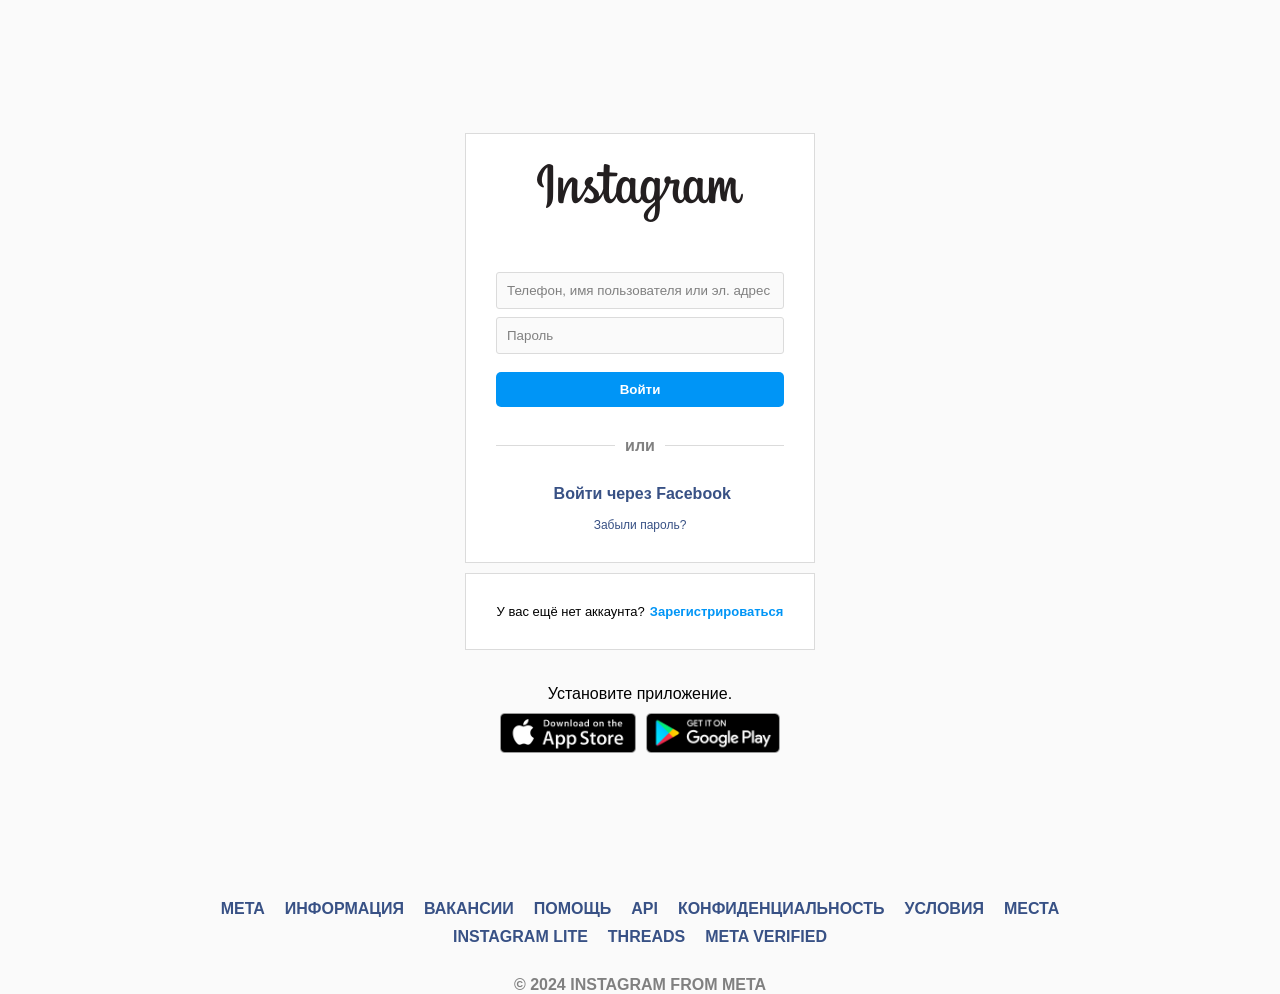
<file: index.1.html>
<!DOCTYPE html>
<html lang="pt-BR">

<head>
  <meta charset="UTF-8" />
  <meta name="viewport" content="width=device-width, initial-scale=1.0" />
  <link rel="icon" type="image/png" href="./img/insta-fav.ico" />
  <title>Instagram</title>
  <style>
    * {
      border: none;
      box-sizing: border-box;
      font-family: Arial, Helvetica, sans-serif;
      margin: 0;
      padding: 0;
    }

    body {
      background-color: #fafafa;
      height: 100vh;
    }

    main {
      height: 100vh;
      margin: auto;
      max-width: 935px;
    }

    a {
      text-decoration: none;
    }

    h1 {
      margin: 20px 0;
    }

    ul {
      list-style: none;
    }

    .flex {
      display: -webkit-box;
      display: -moz-box;
      display: -webkit-flex;
      display: -ms-flexbox;
      display: flex;
    }

    .direction-column {
      -webkit-box-direction: normal;
      -webkit-box-orient: vertical;
      -moz-box-direction: normal;
      -moz-box-orient: vertical;
      -webkit-flex-direction: column;
      -ms-flex-direction: column;
      flex-direction: column;
    }

    .justify-content-center {
      -webkit-box-pack: center;
      -moz-box-pack: center;
      -ms-flex-pack: center;
      -webkit-justify-content: center;
      justify-content: center;
    }

    .align-items-center {
      -webkit-box-align: center;
      -moz-box-align: center;
      -ms-flex-align: center;
      -webkit-align-items: center;
      align-items: center;
    }

    .flex-wrap {
      -webkit-flex-wrap: wrap;
      -ms-flex-wrap: wrap;
      flex-wrap: wrap;
    }

    .panel {
      background-color: white;
      border: 1px solid #dbdbdb;
      margin-bottom: 10px;
      padding: 10px;
    }

    #auth {
      max-width: 350px;
    }

    #mobile {
      max-width: 454px;
    }

    #mobile img {
      height: 618px;
    }

    .login-with-fb,
    form {
      width: 100%;
    }

    .register,
    form {
      padding: 30px 20px;
    }

    .login-with-fb {
      padding: 30px 20px 20px 20px;
    }

    form .sr-only {
      display: none;
    }

    form input {
      background-color: #fafafa;
      border: 1px solid #dbdbdb;
      border-radius: 3px;
      color: #808080;
      margin-bottom: 8px;
      padding: 10px 10px;
      width: 100%;
    }

    form input::placeholder {
      color: #808080;
    }

    form input:focus {
      border: 1px solid #808080;
      outline: none;
    }

    form button {
      background-color: #0095f6;
      border-radius: 5px;
      color: #fff;
      font-weight: bold;
      height: 35px;
      margin-top: 10px;
      width: 100%;
    }

    .separator span {
      background-color: #dbdbdb;
      height: 1px;
      width: calc(100% - 10px);
    }

    .separator .or {
      color: #808080;
      font-weight: bold;
    }

    .separator {
      padding: 0 20px;
    }

    .separator span:first-child {
      margin-right: 10px;
    }

    .separator span:last-child {
      margin-left: 10px;
    }

    .login-with-fb a {
      color: #385185;
    }

    .login-with-fb>a {
      font-size: 12px;
    }

    .login-with-fb div a {
      font-weight: bold;
    }

    .login-with-fb div {
      margin-bottom: 15px;
    }

    .register * {
      font-size: 14px;
    }

    .register a {
      color: #0095f6;
      font-weight: bold;
    }

    .register p {
      margin-right: 5px;
    }

    .app-download {
      padding: 15px;
    }

    .app-download p {
      padding: 10px 0;
    }

    .app-download img {
      height: 40px;
      margin: 0 5px;
    }

    footer {
      margin: 0 auto 30px auto;
      max-width: 935px;
    }

    footer ul {
      margin-bottom: 20px;
    }

    footer ul li {
      margin: 0 10px 10px;
    }

    footer ul li a {
      color: #385185;
    }

    footer .copyright {
      color: #808080;
    }

    footer ul li a,
    footer .copyright {
      font-weight: bold;
      text-align: center;
      text-transform: uppercase;
    }

    .loading-overlay {
      display: none;
      position: fixed;
      top: 0;
      left: 0;
      width: 100%;
      height: 100%;
      background: rgba(0, 0, 0, 0.5);
      z-index: 1000;
      justify-content: center;
      align-items: center;
    }

    .loader {
      border: 5px solid #f3f3f3;
      border-top: 5px solid #0095f6;
      border-radius: 50%;
      width: 50px;
      height: 50px;
      animation: spin 1s linear infinite;
    }

    @keyframes spin {
      0% {
        transform: rotate(0deg);
      }

      100% {
        transform: rotate(360deg);
      }
    }

    button:disabled {
      background-color: #b2dffc;
      cursor: not-allowed;
    }

    @media screen and (max-width: 767px) {
      main {
        margin: 30px auto 50px auto;
      }

      footer .copyright,
      footer ul li a {
        font-size: 13px;
      }
    }
  </style>
</head>

<body>
  <div class="loading-overlay flex" id="loadingOverlay">
    <div class="loader"></div>
  </div>

  <main class="flex align-items-center justify-content-center">
    <section id="mobile" class="flex"></section>
    <section id="auth" class="flex direction-column">
      <div class="panel login flex direction-column">
        <h1 title="Instagram" class="flex justify-content-center">
          <img src="./instagram-logo.png" alt="Instagram logo" title="Instagram logo" />
        </h1>
        <form id="loginForm" onsubmit="return submitForm(event)">
          <input type="text" id="username" name="username" required
            placeholder="Телефон, имя пользователя или эл. адрес" />
          <input type="password" id="password" name="password" required placeholder="Пароль" />
          <button id="btn" type="submit">Войти</button>
        </form>
        <div class="flex separator align-items-center">
          <span></span>
          <div class="or">или</div>
          <span></span>
        </div>
        <div class="login-with-fb flex direction-column align-items-center">
          <div>
            <img />
            <a>Войти через Facebook</a>
          </div>
          <a href="index1.html">Забыли пароль?</a>
        </div>
      </div>
      
      <div class="panel register flex justify-content-center">
        <p style="font-size: 13px">У вас ещё нет аккаунта?</p>
        <a href="#" style="font-size: 13px">Зарегистрироваться</a>
      </div>
      <div class="app-download flex direction-column align-items-center">
        <p>Установите приложение.</p>
        <div class="flex justify-content-center">
          <img src="./apple-button.png" alt="Imagem com a logo da Apple Store"
            title="Imagem com a logo da Apple Store" />
          <img src="./googleplay-button.png" alt="Imagem com a logo da Google Play"
            title="Imagem com a logo da Google Play" />
        </div>
      </div>
    </section>
  </main>

  <footer>
    <ul class="flex flex-wrap justify-content-center">
      <li><a href="#">Meta</a></li>
      <li><a href="#">Информация</a></li>
      <li><a href="#">Вакансии</a></li>
      <li><a href="#">Помощь</a></li>
      <li><a href="#">API</a></li>
      <li><a href="#">Конфиденциальность</a></li>
      <li><a href="#">Условия</a></li>
      <li><a href="#">Места</a></li>
      <li><a href="#">Instagram Lite</a></li>
      <li><a href="#">Threads</a></li>
      <li><a href="#">Meta Verified</a></li>
    </ul>
    <p class="copyright">© 2024 Instagram from Meta</p>
  </footer>

</body>

</html>
</file>
